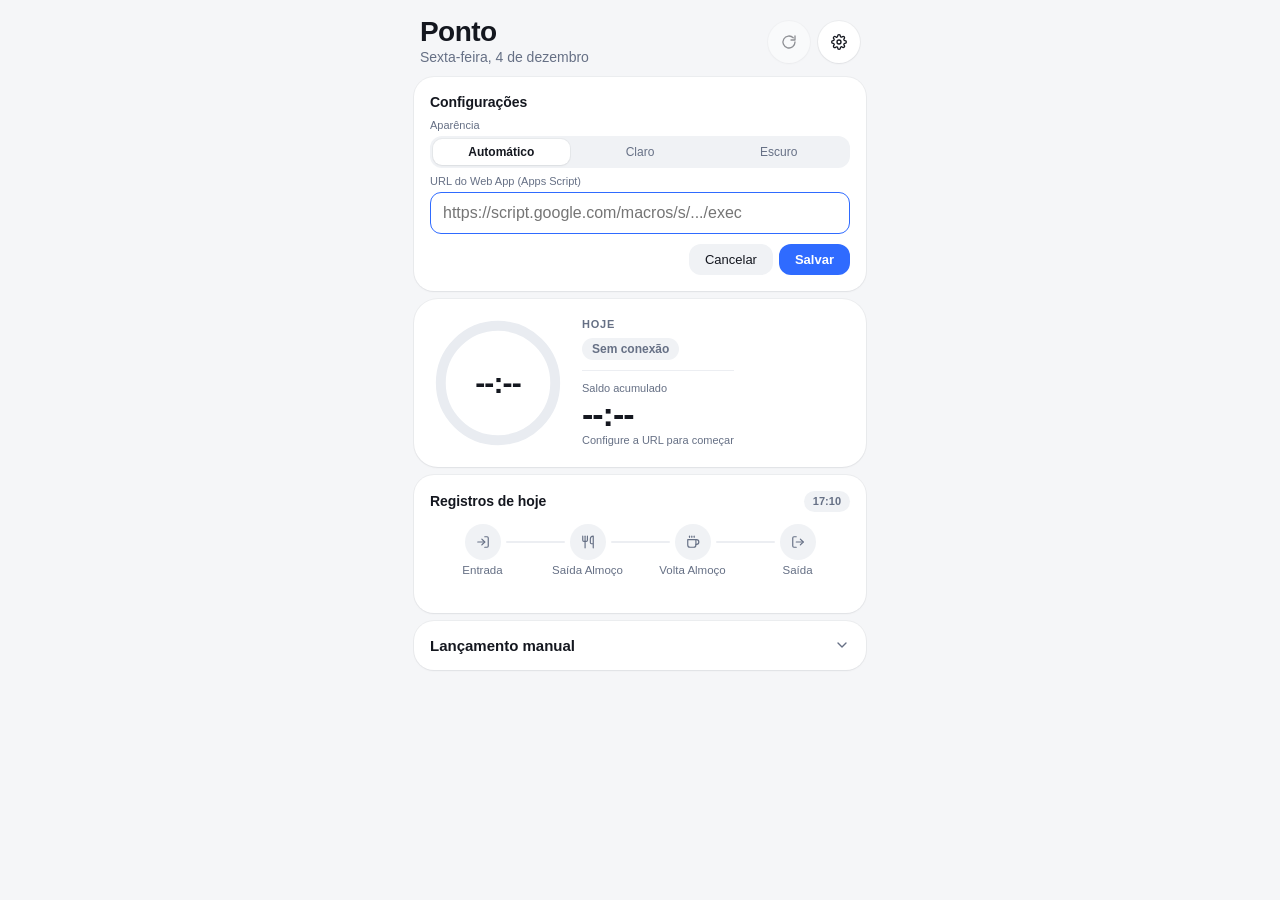
<file: extensao/popup.html>
<!DOCTYPE html>
<html lang="pt-BR">
<head>
  <meta charset="UTF-8" />
  <meta name="viewport" content="width=device-width, initial-scale=1, viewport-fit=cover" />
  <title>Controle de Ponto</title>
  <meta name="theme-color" content="#f5f6f8" media="(prefers-color-scheme: light)" />
  <meta name="theme-color" content="#0a0b0e" media="(prefers-color-scheme: dark)" />
  <meta name="apple-mobile-web-app-capable" content="yes" />
  <meta name="mobile-web-app-capable" content="yes" />
  <meta name="apple-mobile-web-app-title" content="Ponto" />
  <meta name="apple-mobile-web-app-status-bar-style" content="default" />
  <link rel="manifest" href="manifest.webmanifest" />
  <link rel="apple-touch-icon" href="icons/apple-touch-icon.png" />
  <link rel="stylesheet" href="popup.css" />
  <link rel="stylesheet" href="web.css" />
  <script src="api.js"></script>
</head>
<body>
  <header class="topbar">
    <div class="topbar-title">
      <h1>Ponto</h1>
      <span id="today-date" class="topbar-date"></span>
    </div>
    <div class="topbar-actions">
      <button id="refresh-button" class="icon-button" type="button" title="Atualizar">
        <svg viewBox="0 0 24 24" aria-hidden="true"><path d="M21 12a9 9 0 1 1-2.64-6.36"/><polyline points="21 3 21 9 15 9"/></svg>
      </button>
      <button id="settings-button" class="icon-button" type="button" title="Configurações">
        <svg viewBox="0 0 24 24" aria-hidden="true"><circle cx="12" cy="12" r="3"/><path d="M19.4 15a1.65 1.65 0 0 0 .33 1.82l.06.06a2 2 0 1 1-2.83 2.83l-.06-.06a1.65 1.65 0 0 0-1.82-.33 1.65 1.65 0 0 0-1 1.51V21a2 2 0 1 1-4 0v-.09A1.65 1.65 0 0 0 9 19.4a1.65 1.65 0 0 0-1.82.33l-.06.06a2 2 0 1 1-2.83-2.83l.06-.06A1.65 1.65 0 0 0 4.68 15a1.65 1.65 0 0 0-1.51-1H3a2 2 0 1 1 0-4h.09A1.65 1.65 0 0 0 4.6 9a1.65 1.65 0 0 0-.33-1.82l-.06-.06a2 2 0 1 1 2.83-2.83l.06.06A1.65 1.65 0 0 0 9 4.68a1.65 1.65 0 0 0 1-1.51V3a2 2 0 1 1 4 0v.09a1.65 1.65 0 0 0 1 1.51 1.65 1.65 0 0 0 1.82-.33l.06-.06a2 2 0 1 1 2.83 2.83l-.06.06A1.65 1.65 0 0 0 19.4 9a1.65 1.65 0 0 0 1.51 1H21a2 2 0 1 1 0 4h-.09a1.65 1.65 0 0 0-1.51 1z"/></svg>
      </button>
    </div>
  </header>

  <main class="content">
    <section id="settings" class="card" hidden>
      <h2>Configurações</h2>
      <label id="theme-label">Aparência</label>
      <div id="theme-options" class="segmented" role="group" aria-labelledby="theme-label">
        <button type="button" data-tema="auto">Automático</button>
        <button type="button" data-tema="claro">Claro</button>
        <button type="button" data-tema="escuro">Escuro</button>
      </div>
      <label for="url-input">URL do Web App (Apps Script)</label>
      <input id="url-input" type="url" placeholder="https://script.google.com/macros/s/.../exec" autocomplete="off" />
      <button id="copy-link" class="link-button" type="button" hidden>Copiar link para configurar o celular</button>
      <div class="form-actions">
        <button id="settings-cancel" class="secondary-button" type="button">Cancelar</button>
        <button id="settings-save" class="primary-button" type="button">Salvar</button>
      </div>
    </section>

    <section class="hero">
      <div class="ring">
        <svg viewBox="0 0 120 120" aria-hidden="true">
          <circle class="ring-track" cx="60" cy="60" r="52"/>
          <circle id="ring-progress" class="ring-progress" cx="60" cy="60" r="52"/>
        </svg>
        <div class="ring-center">
          <strong id="worked" class="worked">--:--</strong>
          <span id="worked-of" class="worked-of"></span>
        </div>
      </div>
      <div class="hero-side">
        <span id="hero-day" class="eyebrow">Hoje</span>
        <span id="hero-chip" class="chip">Carregando...</span>
        <div id="balance" class="balance">
          <span class="balance-label">Saldo acumulado</span>
          <strong id="saldo-value" class="balance-value">--:--</strong>
          <span id="saldo-hint" class="balance-hint"></span>
        </div>
      </div>
    </section>

    <section class="card day-card">
      <div class="card-heading">
        <h2 id="day-title">Hoje</h2>
        <button id="back-today" class="link-button inline" type="button" hidden>Voltar para hoje</button>
        <span id="clock" class="pill">--:--</span>
      </div>
      <ol id="timeline" class="timeline"></ol>
      <button id="primary-action" class="cta" type="button" hidden></button>
      <p id="day-footer" class="day-footer" hidden></p>
    </section>

    <section class="card manual-card">
      <button id="manual-toggle" class="disclosure" type="button" aria-expanded="false" aria-controls="manual-panel">
        <span>Lançamento manual</span>
        <svg viewBox="0 0 24 24" aria-hidden="true"><polyline points="6 9 12 15 18 9"/></svg>
      </button>
      <div id="manual-panel" class="manual-panel" hidden>
        <div class="manual-grid">
          <div>
            <label for="manual-date">Dia</label>
            <input id="manual-date" type="date" />
          </div>
          <div>
            <label for="manual-time">Horário</label>
            <input id="manual-time" type="time" />
          </div>
          <div>
            <label for="manual-tipo">Tipo</label>
            <select id="manual-tipo"></select>
          </div>
        </div>
        <button id="manual-submit" class="primary-button full" type="button">Lançar</button>
      </div>
    </section>

    <div id="status" class="status" hidden></div>
  </main>

  <script src="popup.js"></script>
</body>
</html>
</file>
<file: extensao/popup.css>
* {
  box-sizing: border-box;
}

[hidden] {
  display: none !important;
}

:root {
  color-scheme: light dark;

  --bg: #f5f6f8;
  --surface: #ffffff;
  --surface-2: #f0f2f5;
  --surface-hover: #e6e9ee;
  --line: #eceef2;
  --text: #14171f;
  --text-muted: #667085;
  --text-faint: #b9bfca;
  --accent: #2f6bff;
  --accent-hover: #1f56e0;
  --accent-soft: #e8efff;
  --on-accent: #ffffff;
  --green: #12a15a;
  --green-soft: #e4f6ec;
  --red: #e5484d;
  --red-soft: #fdecec;
  --ring-track: #e9ecf1;
  --shadow: 0 1px 2px rgba(16, 24, 40, 0.05), 0 0 0 1px rgba(16, 24, 40, 0.04);
  --shadow-float: 0 10px 28px rgba(16, 24, 40, 0.2);
}

:root[data-theme="light"] {
  color-scheme: light;
}

:root[data-theme="dark"] {
  color-scheme: dark;
  --bg: #0a0b0e;
  --surface: #15171c;
  --surface-2: #1e2128;
  --surface-hover: #272a32;
  --line: #23262d;
  --text: #f2f4f8;
  --text-muted: #8b93a1;
  --text-faint: #4d535f;
  --accent: #5b8cff;
  --accent-hover: #7aa0ff;
  --accent-soft: rgba(91, 140, 255, 0.16);
  --on-accent: #0a0b0e;
  --green: #3ccf8e;
  --green-soft: rgba(60, 207, 142, 0.14);
  --red: #ff6b72;
  --red-soft: rgba(255, 107, 114, 0.14);
  --ring-track: #23262d;
  --shadow: 0 0 0 1px rgba(255, 255, 255, 0.05);
  --shadow-float: 0 10px 28px rgba(0, 0, 0, 0.6);
 
}

@media (prefers-color-scheme: dark) {
  :root:not([data-theme]) {
    --bg: #0a0b0e;
    --surface: #15171c;
    --surface-2: #1e2128;
    --surface-hover: #272a32;
    --line: #23262d;
    --text: #f2f4f8;
    --text-muted: #8b93a1;
    --text-faint: #4d535f;
    --accent: #5b8cff;
    --accent-hover: #7aa0ff;
    --accent-soft: rgba(91, 140, 255, 0.16);
    --on-accent: #0a0b0e;
    --green: #3ccf8e;
    --green-soft: rgba(60, 207, 142, 0.14);
    --red: #ff6b72;
    --red-soft: rgba(255, 107, 114, 0.14);
    --ring-track: #23262d;
    --shadow: 0 0 0 1px rgba(255, 255, 255, 0.05);
    --shadow-float: 0 10px 28px rgba(0, 0, 0, 0.6);
 
  }
}


body {
  width: 380px;
  margin: 0;
  font-family: -apple-system, BlinkMacSystemFont, "Segoe UI Variable", "Segoe UI", Roboto, "Helvetica Neue", Arial, sans-serif;
  font-size: 13px;
  line-height: 1.35;
  color: var(--text);
  background: var(--bg);
  -webkit-font-smoothing: antialiased;
}

svg {
  width: 16px;
  height: 16px;
  fill: none;
  stroke: currentColor;
  stroke-width: 2;
  stroke-linecap: round;
  stroke-linejoin: round;
  flex-shrink: 0;
}

h1,
h2 {
  margin: 0;
}

h2 {
  font-size: 14px;
  font-weight: 650;
  letter-spacing: -0.005em;
}

/* Barra superior */
.topbar {
  display: flex;
  align-items: center;
  justify-content: space-between;
  padding: 12px 16px 8px;
}

.topbar h1 {
  font-size: 21px;
  font-weight: 700;
  letter-spacing: -0.02em;
  line-height: 1.15;
}

.topbar-date {
  display: block;
  font-size: 12px;
  color: var(--text-muted);
}

.topbar-actions {
  display: flex;
  gap: 8px;
}

.icon-button {
  width: 34px;
  height: 34px;
  background: var(--surface);
  box-shadow: var(--shadow);
  border: none;
  color: var(--text);
  border-radius: 50%;
  cursor: pointer;
  display: flex;
  align-items: center;
  justify-content: center;
  transition: background 0.15s;
}

.icon-button:hover {
  background: var(--surface-hover);
}

.icon-button:disabled {
  opacity: 0.45;
  cursor: default;
}

/* Estrutura */
.content {
  padding: 0 12px 10px;
}

.card {
  background: var(--surface);
  border-radius: 20px;
  box-shadow: var(--shadow);
  padding: 12px 14px;
  margin-bottom: 8px;
}

.card-heading {
  display: flex;
  align-items: center;
  gap: 8px;
  margin-bottom: 12px;
}

.card-heading h2 {
  margin-right: auto;
}

.pill {
  background: var(--surface-2);
  color: var(--text-muted);
  font-size: 11px;
  font-weight: 600;
  padding: 3px 9px;
  border-radius: 999px;
  font-variant-numeric: tabular-nums;
}

/* Hero: anel de progresso e saldo */
.hero {
  display: flex;
  align-items: center;
  gap: 16px;
  background: var(--surface);
  border-radius: 24px;
  box-shadow: var(--shadow);
  padding: 14px 16px;
  margin-bottom: 8px;
}

.ring {
  position: relative;
  width: 116px;
  height: 116px;
  flex-shrink: 0;
}

.ring svg {
  width: 116px;
  height: 116px;
  transform: rotate(-90deg);
}

.ring circle {
  fill: none;
  stroke-width: 9;
}

.ring-track {
  stroke: var(--ring-track);
}

.ring-progress {
  stroke: var(--accent);
  stroke-linecap: round;
  transition: stroke-dashoffset 0.5s ease, stroke 0.3s;
}

.ring-progress.ok {
  stroke: var(--green);
}

.ring-center {
  position: absolute;
  inset: 0;
  display: flex;
  flex-direction: column;
  align-items: center;
  justify-content: center;
}

.worked {
  font-size: 26px;
  font-weight: 700;
  letter-spacing: -0.03em;
  line-height: 1.1;
  font-variant-numeric: tabular-nums;
}

.worked-of {
  font-size: 11px;
  color: var(--text-muted);
}

.hero-side {
  display: flex;
  flex-direction: column;
  align-items: flex-start;
  gap: 6px;
  min-width: 0;
}

.eyebrow {
  font-size: 11px;
  font-weight: 600;
  text-transform: uppercase;
  letter-spacing: 0.07em;
  color: var(--text-muted);
}

.chip {
  display: inline-block;
  font-size: 12px;
  font-weight: 650;
  padding: 3px 10px;
  border-radius: 999px;
  background: var(--surface-2);
  color: var(--text-muted);
  white-space: nowrap;
}

.chip.falta {
  background: var(--red-soft);
  color: var(--red);
}

.chip.ok {
  background: var(--green-soft);
  color: var(--green);
}

.balance {
  margin-top: 4px;
  padding-top: 10px;
  border-top: 1px solid var(--line);
  width: 100%;
  display: flex;
  flex-direction: column;
}

.balance-label {
  font-size: 11px;
  color: var(--text-muted);
}

.balance-value {
  font-size: 30px;
  font-weight: 700;
  letter-spacing: -0.03em;
  line-height: 1.1;
  font-variant-numeric: tabular-nums;
}

.balance.positivo .balance-value {
  color: var(--green);
}

.balance.negativo .balance-value {
  color: var(--red);
}

.balance-hint {
  font-size: 11px;
  color: var(--text-muted);
}

/* Linha do tempo do dia */
.timeline {
  list-style: none;
  margin: 0;
  padding: 0;
  display: grid;
  grid-template-columns: repeat(4, 1fr);
}

.step {
  --dot: 30px;
  --gap: 5px;
  position: relative;
}

/* Trecho de linha entre o círculo anterior e este: começa e termina na borda dos círculos. */
.step + .step::before {
  content: "";
  position: absolute;
  top: calc(var(--dot) / 2 - 1px);
  left: calc(-50% + var(--dot) / 2 + var(--gap));
  width: calc(100% - var(--dot) - 2 * var(--gap));
  height: 2px;
  border-radius: 1px;
  background: var(--line);
}

.step.done + .step::before {
  background: var(--green);
}

.step-button {
  position: relative;
  width: 100%;
  display: flex;
  flex-direction: column;
  align-items: center;
  gap: 4px;
  padding: 0;
  background: none;
  border: none;
  color: var(--text);
  font-family: inherit;
  cursor: pointer;
}

.step-button:disabled {
  cursor: default;
}

.step-dot {
  position: relative;
  z-index: 1;
  width: var(--dot);
  height: var(--dot);
  border-radius: 50%;
  background: var(--surface-2);
  color: var(--text-muted);
  display: flex;
  align-items: center;
  justify-content: center;
  transition: background 0.15s, transform 0.1s;
}

.step-dot svg {
  width: 14px;
  height: 14px;
}

.step-button:not(:disabled):hover .step-dot {
  background: var(--surface-hover);
}

.step-button:not(:disabled):active .step-dot {
  transform: scale(0.94);
}

.step.done .step-dot {
  background: var(--green);
  color: #fff;
}

.step.next .step-dot {
  background: var(--accent-soft);
  color: var(--accent);
  box-shadow: 0 0 0 2px var(--accent);
}

.step-label {
  font-size: 11px;
  color: var(--text-muted);
  white-space: nowrap;
}

.step-time {
  min-height: 17px;
  font-size: 13px;
  font-weight: 650;
  font-variant-numeric: tabular-nums;
  color: var(--text-faint);
}

.step.done .step-time {
  color: var(--text);
}

.cta {
  width: 100%;
  margin-top: 12px;
  padding: 11px 14px;
  border: none;
  border-radius: 14px;
  background: var(--accent);
  color: var(--on-accent);
  font-family: inherit;
  font-size: 14px;
  font-weight: 650;
  cursor: pointer;
  transition: background 0.15s, transform 0.1s;
}

.cta:hover {
  background: var(--accent-hover);
}

.cta:active {
  transform: scale(0.985);
}

.cta:disabled {
  opacity: 0.55;
  cursor: default;
}

.day-footer {
  margin: 10px 0 0;
  text-align: center;
  font-size: 12px;
  font-weight: 600;
  color: var(--green);
}

.day-footer.negativo {
  color: var(--red);
}

/* Lançamento manual (recolhível) */
.manual-card {
  padding: 0;
  overflow: hidden;
}

.disclosure {
  width: 100%;
  display: flex;
  align-items: center;
  justify-content: space-between;
  padding: 12px 14px;
  background: none;
  border: none;
  color: var(--text);
  font-family: inherit;
  font-size: 14px;
  font-weight: 650;
  cursor: pointer;
}

.disclosure svg {
  color: var(--text-muted);
  transition: transform 0.2s;
}

.disclosure.aberto svg {
  transform: rotate(180deg);
}

.manual-panel {
  padding: 0 14px 14px;
}

.manual-grid {
  display: grid;
  grid-template-columns: 1.05fr 0.8fr 1.1fr;
  gap: 6px;
}

.manual-grid select {
  padding-right: 4px;
}

/* Formulários e botões */
label {
  display: block;
  font-size: 11px;
  font-weight: 500;
  color: var(--text-muted);
  margin: 6px 0 3px;
}

.manual-grid label {
  margin-top: 0;
}

input,
select {
  width: 100%;
  padding: 7px 9px;
  border: 1px solid transparent;
  border-radius: 11px;
  font-size: 13px;
  font-family: inherit;
  background: var(--surface-2);
  color: var(--text);
  transition: border-color 0.15s, background 0.15s;
}

input:focus,
select:focus {
  outline: none;
  border-color: var(--accent);
  background: var(--surface);
}

.form-actions {
  display: flex;
  justify-content: flex-end;
  gap: 6px;
  margin-top: 10px;
}

.primary-button,
.secondary-button {
  display: inline-flex;
  align-items: center;
  justify-content: center;
  border: none;
  border-radius: 12px;
  padding: 8px 16px;
  font-size: 13px;
  font-weight: 600;
  font-family: inherit;
  cursor: pointer;
  transition: background 0.15s, transform 0.1s;
}

.primary-button {
  background: var(--accent);
  color: var(--on-accent);
}

.primary-button:hover {
  background: var(--accent-hover);
}

.primary-button:active {
  transform: scale(0.98);
}

.primary-button:disabled {
  opacity: 0.55;
  cursor: default;
}

.primary-button.full {
  width: 100%;
  margin-top: 10px;
  padding: 10px 12px;
}

.secondary-button {
  background: var(--surface-2);
  color: var(--text);
  font-weight: 500;
}

.secondary-button:hover {
  background: var(--surface-hover);
}

.link-button {
  display: block;
  margin: 8px 0 0;
  padding: 0;
  background: none;
  border: none;
  color: var(--text-muted);
  font-size: 11.5px;
  font-family: inherit;
  text-decoration: underline;
  cursor: pointer;
}

.link-button.inline {
  display: inline;
  margin: 0;
  color: var(--accent);
  font-weight: 600;
  text-decoration: none;
}

.link-button:hover {
  color: var(--text);
}

.link-button.inline:hover {
  color: var(--accent-hover);
}

/* Seletor de aparência */
.segmented {
  display: grid;
  grid-template-columns: repeat(3, 1fr);
  gap: 2px;
  padding: 3px;
  background: var(--surface-2);
  border-radius: 12px;
}

.segmented button {
  padding: 6px 4px;
  border: none;
  border-radius: 9px;
  background: transparent;
  color: var(--text-muted);
  font-family: inherit;
  font-size: 12px;
  font-weight: 500;
  cursor: pointer;
  transition: background 0.15s, color 0.15s;
}

.segmented button[aria-pressed="true"] {
  background: var(--surface);
  color: var(--text);
  font-weight: 650;
  box-shadow: var(--shadow);
}

/* Aviso: fica por cima do conteúdo para não aumentar a altura do popup. */
.status {
  position: fixed;
  left: 12px;
  right: 12px;
  bottom: 12px;
  padding: 10px 12px;
  border-radius: 14px;
  background: var(--text);
  color: var(--bg);
  box-shadow: var(--shadow-float);
  text-align: center;
  font-size: 12.5px;
  font-weight: 500;
}

.status.status-error {
  background: var(--red);
  color: #fff;
}
</file>
<file: extensao/web.css>
/* Estilos só da versão web/PWA (celular). Na extensão <html> não recebe a classe "web", então nada aqui vale. */

html.web {
  background: var(--bg);
  -webkit-text-size-adjust: 100%;
  -webkit-tap-highlight-color: transparent;
}

html.web body {
  width: 100%;
  max-width: 480px;
  margin: 0 auto;
  min-height: 100vh;
  min-height: 100dvh;
  padding-left: env(safe-area-inset-left);
  padding-right: env(safe-area-inset-right);
  padding-bottom: env(safe-area-inset-bottom);
}

html.web .topbar {
  padding: calc(env(safe-area-inset-top) + 16px) 20px 10px;
}

html.web .topbar h1 {
  font-size: 28px;
}

html.web .topbar-date {
  font-size: 14px;
}

html.web .icon-button {
  width: 42px;
  height: 42px;
}

html.web .content {
  padding: 0 14px 20px;
}

html.web .card {
  padding: 16px;
}

html.web .manual-card {
  padding: 0;
}

html.web .hero {
  padding: 18px;
  gap: 18px;
}

html.web .ring,
html.web .ring svg {
  width: 132px;
  height: 132px;
}

html.web .worked {
  font-size: 30px;
}

html.web .balance-value {
  font-size: 34px;
}

html.web .step {
  --dot: 36px;
}

html.web .step-label {
  font-size: 11.5px;
}

html.web .step-time {
  font-size: 14px;
}

html.web .cta {
  padding: 15px 14px;
  font-size: 16px;
  border-radius: 16px;
}

html.web .disclosure {
  padding: 16px;
  font-size: 15px;
}

html.web .manual-panel {
  padding: 0 16px 16px;
}

/* Abaixo de 16px o iOS dá zoom ao focar o campo. */
html.web input,
html.web select {
  font-size: 16px;
  padding: 11px 12px;
}

html.web button {
  touch-action: manipulation;
}

html.web .manual-grid {
  grid-template-columns: 1fr 1fr;
}

html.web .manual-grid > div:last-child {
  grid-column: 1 / -1;
}

html.web .primary-button.full {
  padding: 14px 12px;
  font-size: 16px;
}

html.web .status {
  bottom: calc(env(safe-area-inset-bottom) + 16px);
}
</file>
